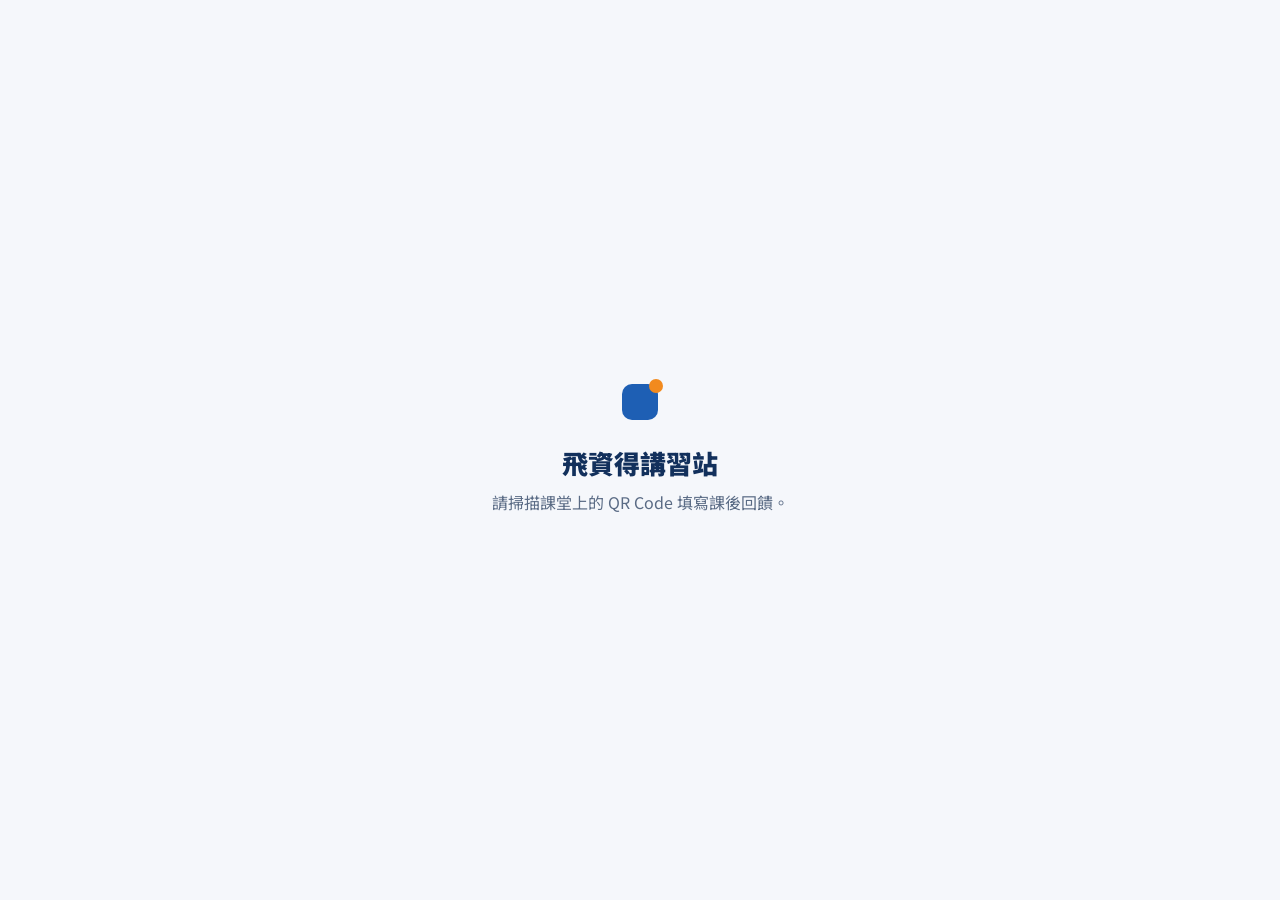
<file: index.html>
<!DOCTYPE html>
<html lang="zh-Hant">
<head>
  <meta charset="utf-8">
  <meta name="viewport" content="width=device-width, initial-scale=1">
  <title>飛資得講習站</title>
  <link rel="preconnect" href="https://fonts.googleapis.com">
  <link rel="preconnect" href="https://fonts.gstatic.com" crossorigin>
  <link href="https://fonts.googleapis.com/css2?family=Noto+Sans+TC:wght@400;500;700;900&family=Outfit:wght@500;700;800&display=swap" rel="stylesheet">
  <link rel="stylesheet" href="assets/base.css">
</head>
<body class="center-page">
  <main class="notice">
    <div class="brand-mark" aria-hidden="true"></div>
    <h1>飛資得講習站</h1>
    <p>請掃描課堂上的 QR Code 填寫課後回饋。</p>
  </main>
</body>
</html>
</file>
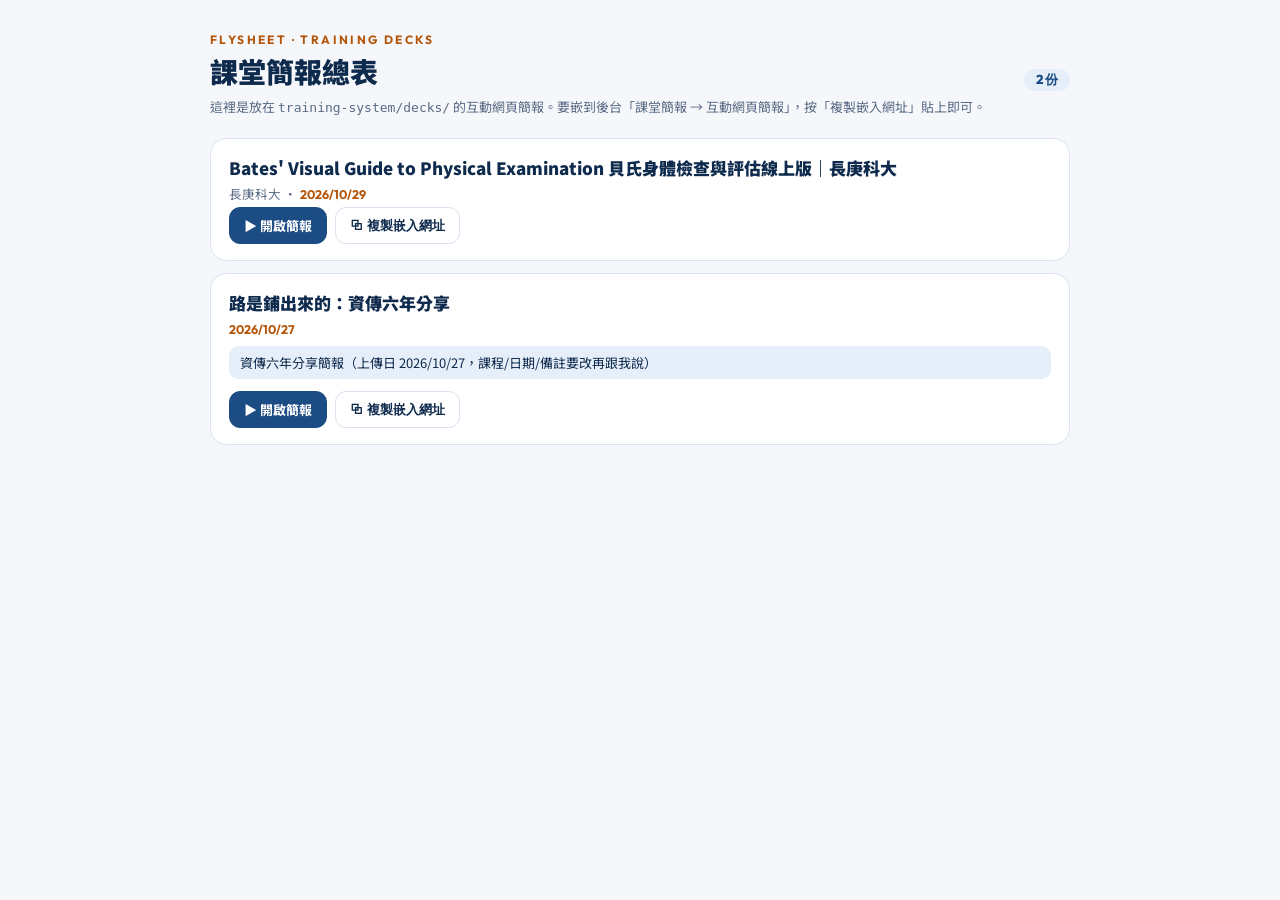
<file: decks/index.html>
<!doctype html>
<html lang="zh-TW">
<head>
<meta charset="utf-8">
<meta name="viewport" content="width=device-width, initial-scale=1">
<title>簡報總表｜飛資得講習站</title>
<link rel="icon" href="data:image/svg+xml,<svg xmlns='http://www.w3.org/2000/svg' viewBox='0 0 100 100'><text y='.9em' font-size='90'>🖥️</text></svg>">
<link href="https://fonts.googleapis.com/css2?family=Noto+Sans+TC:wght@400;500;700;900&family=Outfit:wght@600;800&display=swap" rel="stylesheet">
<style>
:root{--navy:#0E2A4C;--blue:#1C4C84;--soft:#E6EEF9;--ground:#F5F7FB;--surface:#fff;--line:#D9E2EF;--muted:#5A6B85;--orange:#F28A1E;--orange-ink:#B4560A;}
*{box-sizing:border-box;}
body{margin:0;font-family:"Noto Sans TC","PingFang TC",sans-serif;background:var(--ground);color:var(--navy);padding:32px 20px 60px;}
.wrap{max-width:860px;margin:0 auto;}
.top{display:flex;align-items:flex-end;justify-content:space-between;gap:12px;flex-wrap:wrap;margin-bottom:6px;}
h1{font-size:28px;font-weight:900;margin:0;}
.eyebrow{font-family:"Outfit",sans-serif;font-weight:700;font-size:12px;letter-spacing:.2em;color:var(--orange-ink);text-transform:uppercase;margin-bottom:4px;}
.sub{color:var(--muted);font-size:13px;margin:2px 0 22px;}
.cards{display:grid;gap:12px;}
.card{background:var(--surface);border:1px solid var(--line);border-radius:16px;padding:16px 18px;}
.card h2{font-size:17px;font-weight:900;margin:0 0 4px;}
.meta{font-size:12.5px;color:var(--muted);margin-bottom:4px;}
.meta b{font-family:"Outfit",sans-serif;color:var(--orange-ink);font-weight:700;}
.note{font-size:13px;color:var(--navy);background:var(--soft);border-radius:10px;padding:7px 11px;margin:8px 0 12px;}
.row{display:flex;gap:8px;flex-wrap:wrap;}
.btn{display:inline-flex;align-items:center;gap:6px;font-size:13px;font-weight:700;border-radius:11px;padding:8px 14px;cursor:pointer;border:1px solid var(--line);background:#fff;color:var(--navy);text-decoration:none;}
.btn:hover{background:var(--soft);}
.btn.primary{background:var(--blue);color:#fff;border-color:var(--blue);}
.btn.primary:hover{background:var(--navy);}
.empty{background:var(--surface);border:1px dashed var(--line);border-radius:16px;padding:40px 20px;text-align:center;color:var(--muted);}
.count{font-family:"Outfit",sans-serif;font-weight:800;color:var(--blue);background:var(--soft);border-radius:999px;padding:2px 12px;font-size:13px;}
.toast{position:fixed;left:50%;bottom:28px;transform:translateX(-50%);background:var(--navy);color:#fff;padding:9px 16px;border-radius:999px;font-size:13px;opacity:0;transition:opacity .2s;pointer-events:none;}
.toast.on{opacity:1;}
</style>
</head>
<body>
<div class="wrap">
  <div class="eyebrow">FLYSHEET · TRAINING DECKS</div>
  <div class="top"><h1>課堂簡報總表</h1><span class="count" id="count">—</span></div>
  <div class="sub">這裡是放在 <code>training-system/decks/</code> 的互動網頁簡報。要嵌到後台「課堂簡報 → 互動網頁簡報」，按「複製嵌入網址」貼上即可。</div>
  <div id="list" class="cards"></div>
</div>
<div class="toast" id="toast"></div>
<script>
var BASE = location.href.replace(/index\.html(\?.*)?$/,'').replace(/[^/]*$/,'');
if(!/\/$/.test(BASE)) BASE += '/';
function toast(t){var el=document.getElementById('toast');el.textContent=t;el.classList.add('on');setTimeout(function(){el.classList.remove('on');},1600);}
function esc(s){return String(s==null?'':s).replace(/[&<>"]/g,function(c){return{'&':'&amp;','<':'&lt;','>':'&gt;','"':'&quot;'}[c];});}
fetch('decks.json?t='+Date.now()).then(function(r){return r.json();}).then(function(d){
  var decks=(d&&d.decks)||[];
  document.getElementById('count').textContent=decks.length+' 份';
  var list=document.getElementById('list');
  if(!decks.length){ list.outerHTML='<div class="empty">還沒有簡報 🗂️<br><span style="font-size:12px;">把下載好的 HTML 交給 Claude，放上來後就會出現在這裡。</span></div>'; return; }
  decks.sort(function(a,b){return String(b.date||'').localeCompare(String(a.date||''));});
  list.innerHTML=decks.map(function(x){
    var url=BASE+x.file;
    return '<div class="card"><h2>'+esc(x.title||x.file)+'</h2>'+
      '<div class="meta">'+(x.course?esc(x.course)+' · ':'')+(x.date?'<b>'+esc(x.date)+'</b>':'')+'</div>'+
      (x.note?'<div class="note">'+esc(x.note)+'</div>':'')+
      '<div class="row"><a class="btn primary" href="'+esc(x.file)+'" target="_blank">▶ 開啟簡報</a>'+
      '<button class="btn" data-url="'+esc(url)+'">⧉ 複製嵌入網址</button></div></div>';
  }).join('');
  list.querySelectorAll('[data-url]').forEach(function(b){
    b.addEventListener('click',function(){
      var u=b.getAttribute('data-url');
      if(navigator.clipboard){navigator.clipboard.writeText(u).then(function(){toast('已複製：'+u);},function(){prompt('複製這個網址：',u);});}
      else prompt('複製這個網址：',u);
    });
  });
}).catch(function(){document.getElementById('list').innerHTML='<div class="empty">讀取簡報清單失敗，請重新整理。</div>';});
</script>
</body>
</html>
</file>
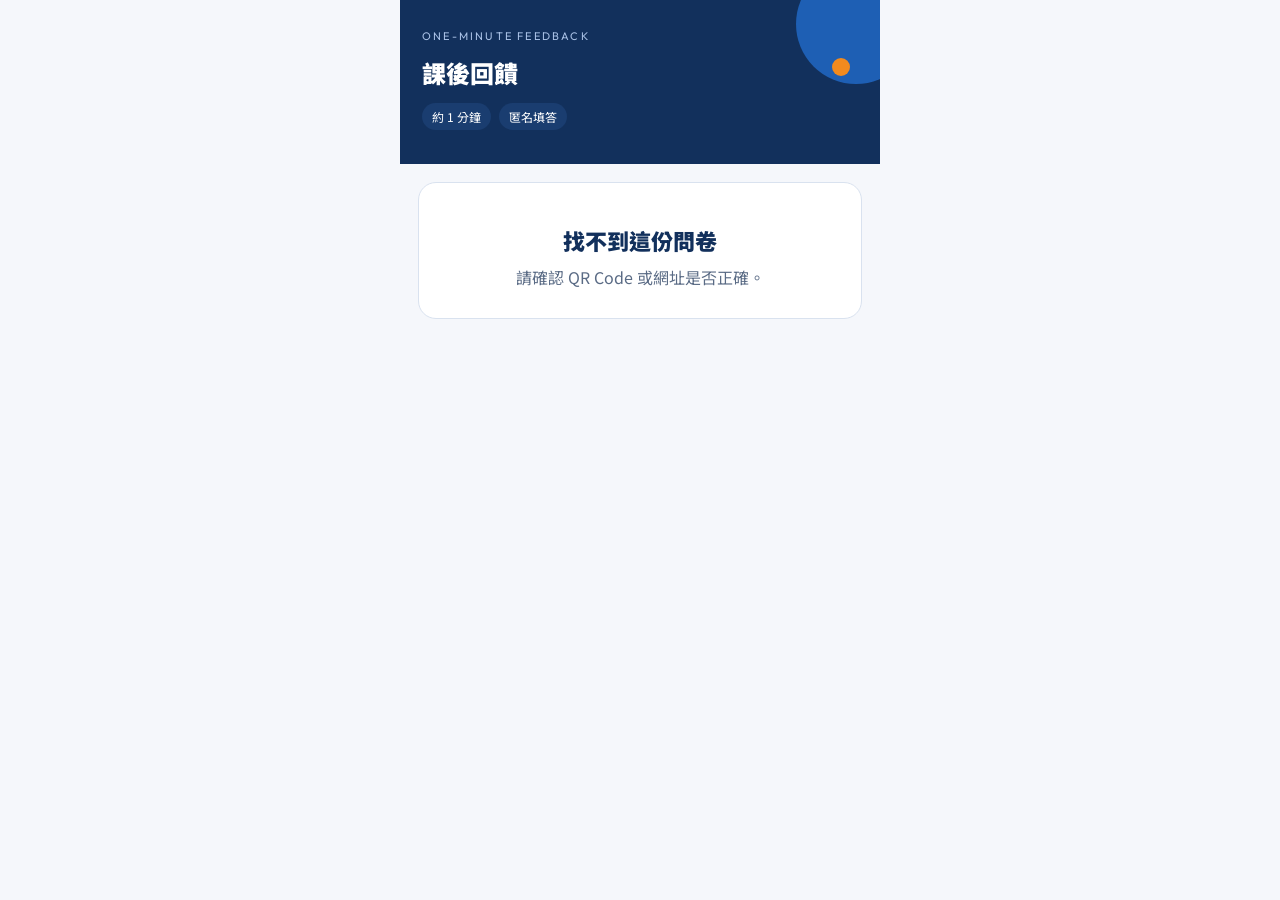
<file: s/index.html>
<!DOCTYPE html>
<html lang="zh-Hant">
<head>
  <meta charset="utf-8">
  <meta name="viewport" content="width=device-width, initial-scale=1, viewport-fit=cover">
  <meta name="robots" content="noindex">
  <title>課後回饋｜飛資得講習站</title>
  <link rel="preconnect" href="https://script.google.com">
  <link rel="preconnect" href="https://script.googleusercontent.com">
  <link rel="preconnect" href="https://fonts.googleapis.com">
  <link rel="preconnect" href="https://fonts.gstatic.com" crossorigin>
  <link href="https://fonts.googleapis.com/css2?family=Noto+Sans+TC:wght@400;500;700;900&family=Outfit:wght@500;700;800&display=swap" rel="stylesheet">
  <link rel="stylesheet" href="../assets/base.css">
  <link rel="stylesheet" href="../assets/form.css">
</head>
<body>
  <div class="wrap">
    <header class="top">
      <div class="eyebrow">ONE-MINUTE FEEDBACK</div>
      <h1 id="title">課後回饋</h1>
      <div class="meta" id="meta"></div>
      <div class="chips"><span>約 1 分鐘</span><span>匿名填答</span></div>
    </header>
    <main class="body" id="body" aria-live="polite">
      <div class="fine">載入中…</div>
    </main>
  </div>

  <script src="../config.js"></script>
  <script src="../assets/app.js"></script>
  <script src="../assets/form.js"></script>
  <script>
  (function () {
    'use strict';
    var h = TS.h;
    var setBusy = TS.setBusy;
    var checkMark = TS.checkMark;
    var code = TS.code();
    var body = document.getElementById('body');
    var survey = null;
    var form = null;
    var startedAt = 0;
    var saved = TS.store.get('done:' + code) || null;

    var CONSENT = '我同意提供姓名與 Email，僅用於本次抽獎與得獎聯繫，活動結束後 30 天內刪除。';
    var ERR = {
      NETWORK: '網路好像不太穩，請再按一次。',
      NOT_CONFIGURED: '網站還沒設定完成，請告訴講師。',
      NOT_FOUND: '請確認 QR Code 或網址是否正確。',
      TOO_FAST: '填得有點快，請再確認一下題目後送出。',
      CLOSED: '問卷已經截止了，謝謝你。',
      NOT_OPEN: '問卷還沒開放。',
      FULL: '這堂課的名額已滿，謝謝你。',
      REQUIRED: '還有必填題沒有填。',
      INVALID: '有題目的答案不正確，請重新選一次。',
      TOO_LONG: '文字最多 500 字。',
      BUSY: '現在填答的人很多，請再按一次。',
      DUPLICATE: '這個 Email 已經登記過這堂課的抽獎囉，不用再登記一次。',
      INVALID_EMAIL: 'Email 格式好像不對，請再確認一下。',
      INVALID_NAME: '姓名請填 1～30 個字。',
      CONSENT_REQUIRED: '請先勾選同意，才能登記抽獎。',
      BAD_TOKEN: '抽獎登記失敗，請重新整理後再試一次。',
      TOKEN_EXPIRED: '抽獎登記的時間已經過了。',
      TOKEN_USED: '這份問卷已經登記過抽獎了。',
      NO_RAFFLE: '這堂課的抽獎已經結束。',
      SERVER_ERROR: '系統出了點問題，請稍後再試。'
    };
    function errText(code) { return ERR[code] || ERR.SERVER_ERROR; }

    function setHeader(s) {
      document.getElementById('title').textContent = s.title || '課後回饋';
      document.getElementById('meta').textContent = [TS.formatDate(s.date), s.org_name].filter(Boolean).join('・');
      if (s.title) document.title = s.title + '｜課後回饋';
    }

    function state(title, text, extra) {
      TS.fill(body, h('div', { class: 'state' }, h('h2', { text: title }), text ? h('p', { text: text }) : null), extra || null);
    }

    function footNote() {
      return h('div', { class: 'fine', text: '問卷不蒐集姓名與 Email。送出後可另外登記抽獎，兩者分開保存。請勿填寫病患資料。' });
    }

    // ---------- 載入 ----------

    if (!/^\d{4}-\d{6}$/.test(code)) {
      state('找不到這份問卷', '請確認 QR Code 或網址是否正確。');
      return;
    }
    TS.api('getSurvey', { survey_code: code }).then(function (res) {
      if (!res.ok) {
        state(res.error === 'NOT_FOUND' ? '找不到這份問卷' : '暫時打不開問卷', errText(res.error),
          res.error === 'NETWORK' ? reloadBtn() : null);
        return;
      }
      survey = res;
      setHeader(res);
      if (saved && saved.submitted) return showThanks();
      if (res.status === 'draft') return state('問卷尚未開放', '講師開放後就能填答，請稍後再試一次。', reloadBtn());
      if (res.status === 'closed') return state('問卷已截止', '這堂課的回饋已經結束收件，謝謝你的參與！');
      renderForm();
    });

    function reloadBtn() {
      return h('button', { type: 'button', class: 'ghost', text: '重新整理', onclick: function () { location.reload(); } });
    }

    // ---------- 問卷 ----------

    var progressBar, progressText, submitBtn, errorBox;

    function renderForm() {
      progressBar = h('i');
      progressText = h('span');
      errorBox = h('div', { class: 'error', role: 'alert' });
      submitBtn = h('button', { type: 'submit', class: 'submit', text: '送出回饋 →' });
      var hp = h('input', { type: 'text', name: 'website', tabindex: '-1', autocomplete: 'off', id: 'website' });

      form = TS.questionForm(survey.questions, function () {
        errorBox.textContent = '';
        updateProgress();
      });
      var el = h('form', { novalidate: true, onsubmit: submit },
        h('div', { class: 'progress' }, h('div', { class: 'bar' }, progressBar), progressText),
        form.cards,
        h('div', { class: 'hp', 'aria-hidden': 'true' }, h('label', { for: 'website', text: '請勿填寫' }), hp),
        footNote(),
        errorBox,
        submitBtn);
      el.style.display = 'contents';
      TS.fill(body, el);
      updateProgress();
      startedAt = Date.now();
    }

    function updateProgress() {
      var req = survey.questions.filter(function (q) { return q.required; });
      var done = req.filter(form.filled).length;
      progressBar.style.width = (req.length ? done / req.length * 100 : 100) + '%';
      progressText.textContent = '完成 ' + done + ' / ' + req.length + ' 題必填';
    }

    function submit(e) {
      e.preventDefault();
      var missing = form.missing();
      if (missing.length) {
        missing.forEach(function (q) { document.getElementById('q-' + q.id).classList.add('missing'); });
        errorBox.textContent = '還有 ' + missing.length + ' 題必填沒有填。';
        document.getElementById('q-' + missing[0].id).scrollIntoView({ behavior: 'smooth', block: 'start' });
        return;
      }
      var clean = form.clean();
      setBusy(submitBtn, true);
      TS.api('submitResponse', {
        survey_code: code,
        answers: clean,
        elapsed: Math.round((Date.now() - startedAt) / 1000),
        website: document.getElementById('website').value
      }).then(function (res) {
        if (!res.ok) {
          setBusy(submitBtn, false, '送出回饋 →');
          if (res.error === 'CLOSED') return state('問卷已截止', '這堂課的回饋已經結束收件，謝謝你的參與！');
          errorBox.textContent = errText(res.error);
          if (res.field && document.getElementById('q-' + res.field)) {
            document.getElementById('q-' + res.field).classList.add('missing');
          }
          return;
        }
        saved = { submitted: true, token: res.raffle_token || null, registered: false, declined: false };
        TS.store.set('done:' + code, saved);
        showThanks(true);
      });
    }

    // ---------- 完成與抽獎 ----------

    function prizeBox() {
      return h('div', { class: 'prize' }, h('b', { text: '今天的課後小驚喜' }),
        h('ul', null, survey.prizes.map(function (p) { return h('li', { text: p.name + ' × ' + p.qty }); })));
    }

    function canRaffle() {
      return survey && survey.status === 'open' && survey.raffle_open && saved && saved.token && !saved.registered && !saved.declined;
    }

    function showThanks() {
      var head = h('div', { class: 'state' }, checkMark(), h('h2', { text: '謝謝，回饋已收到！' }),
        saved.registered ? h('p', { text: '你已經登記抽獎了，抽獎會在課堂上進行，祝你好運！' }) :
          canRaffle() ? h('p', { text: '完成問卷就可以參加課後抽獎。' }) : h('p', { text: '祝你有美好的一天。' }));
      if (!canRaffle()) return TS.fill(body, head);
      TS.fill(body, head, prizeBox(),
        h('button', { type: 'button', class: 'submit main', text: '我要參加抽獎', onclick: showRaffleForm }),
        h('button', { type: 'button', class: 'ghost', text: '不用了，完成填答', onclick: function () {
          saved.declined = true;
          TS.store.set('done:' + code, saved);
          showThanks();
        } }));
    }

    function showRaffleForm() {
      var name = h('input', { class: 'input', id: 'rName', maxlength: '30', autocomplete: 'name', required: true });
      var email = h('input', { class: 'input', id: 'rEmail', type: 'email', maxlength: '100', autocomplete: 'email', inputmode: 'email', required: true });
      var agree = h('input', { type: 'checkbox', id: 'rAgree' });
      var err = h('div', { class: 'error', role: 'alert' });
      var btn = h('button', { type: 'submit', class: 'submit main', text: '確認登記' });

      var form = h('form', { novalidate: true, onsubmit: function (e) {
        e.preventDefault();
        if (!name.value.trim()) { err.textContent = '請填姓名。'; name.focus(); return; }
        if (!/^[^\s@]+@[^\s@]+\.[^\s@]{2,}$/.test(email.value.trim())) { err.textContent = ERR.INVALID_EMAIL; email.focus(); return; }
        if (!agree.checked) { err.textContent = ERR.CONSENT_REQUIRED; return; }
        err.textContent = '';
        setBusy(btn, true);
        TS.api('registerRaffle', {
          survey_code: code, name: name.value.trim(), email: email.value.trim(), consent: true, raffle_token: saved.token
        }).then(function (res) {
          setBusy(btn, false, '確認登記');
          if (!res.ok) {
            err.textContent = errText(res.error);
            if (['TOKEN_USED', 'TOKEN_EXPIRED', 'NO_RAFFLE', 'CLOSED'].indexOf(res.error) >= 0) {
              saved.declined = true;
              TS.store.set('done:' + code, saved);
            }
            return;
          }
          saved.registered = true;
          TS.store.set('done:' + code, saved);
          TS.fill(body, h('div', { class: 'state' }, checkMark(), h('h2', { text: '登記完成！' }),
            h('p', { text: '抽獎會在課堂上進行，投影畫面只會顯示遮罩後的姓名與 Email。祝你好運！' })));
        });
      } },
        h('div', { class: 'q' },
          h('div', { class: 'q-label', style: 'margin-top:0', text: '登記抽獎' }),
          h('div', { class: 'fine', style: 'margin:-8px 0 14px', text: '姓名與 Email 和剛才的問卷分開保存，講師無法對應是誰填了哪一份。' }),
          h('div', { style: 'display:flex;flex-direction:column;gap:14px' },
            h('label', { class: 'field', for: 'rName' }, '姓名', name),
            h('label', { class: 'field', for: 'rEmail' }, 'Email（得獎聯繫用）', email),
            h('label', { class: 'consent', for: 'rAgree' }, agree, h('span', { text: CONSENT })))),
        err, btn,
        h('button', { type: 'button', class: 'ghost', text: '返回', onclick: showThanks }));
      form.style.display = 'contents';
      TS.fill(body, prizeBox(), form);
      name.focus();
    }
  })();
  </script>
</body>
</html>
</file>
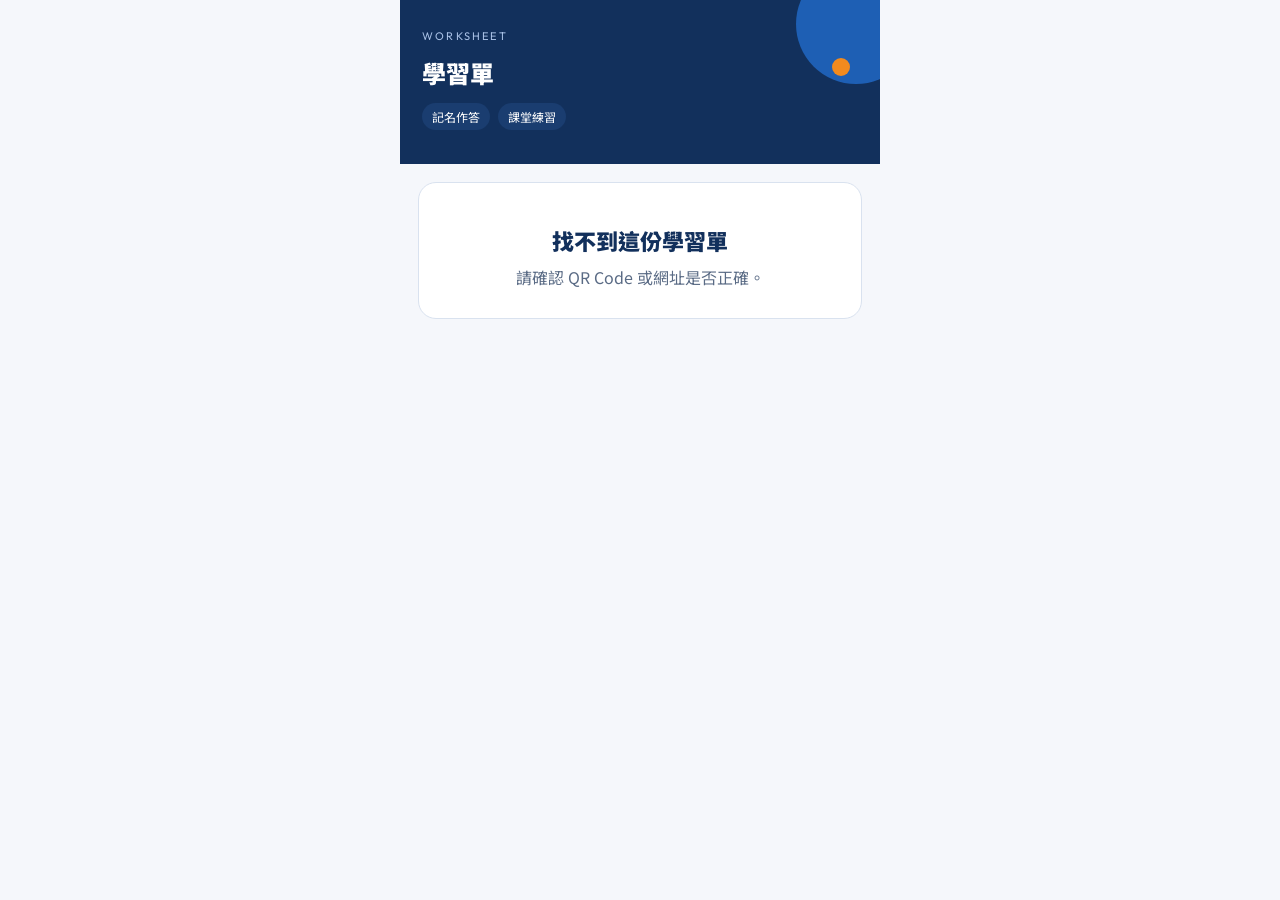
<file: w/index.html>
<!DOCTYPE html>
<html lang="zh-Hant">
<head>
  <meta charset="utf-8">
  <meta name="viewport" content="width=device-width, initial-scale=1, viewport-fit=cover">
  <meta name="robots" content="noindex">
  <title>學習單｜飛資得講習站</title>
  <link rel="preconnect" href="https://script.google.com">
  <link rel="preconnect" href="https://script.googleusercontent.com">
  <link rel="preconnect" href="https://fonts.googleapis.com">
  <link rel="preconnect" href="https://fonts.gstatic.com" crossorigin>
  <link href="https://fonts.googleapis.com/css2?family=Noto+Sans+TC:wght@400;500;700;900&family=Outfit:wght@500;700;800&display=swap" rel="stylesheet">
  <link rel="stylesheet" href="../assets/base.css">
  <link rel="stylesheet" href="../assets/form.css">
  <style>
    .intro { background: #fff; border: 1px solid var(--line); border-radius: 18px; padding: 16px 18px; white-space: pre-wrap; line-height: 1.7; }
    .who { display: flex; flex-direction: column; gap: 14px; }
  </style>
</head>
<body>
  <div class="wrap">
    <header class="top">
      <div class="eyebrow">WORKSHEET</div>
      <h1 id="title">學習單</h1>
      <div class="meta" id="meta"></div>
      <div class="chips"><span>記名作答</span><span>課堂練習</span></div>
    </header>
    <main class="body" id="body" aria-live="polite">
      <div class="fine">載入中…</div>
    </main>
  </div>

  <script src="../config.js"></script>
  <script src="../assets/app.js"></script>
  <script src="../assets/form.js"></script>
  <script>
  (function () {
    'use strict';
    var h = TS.h;
    var code = TS.code().toUpperCase();
    var body = document.getElementById('body');
    var ws = null;
    var form = null;
    var startedAt = 0;
    var CONSENT = '我同意提供姓名與 Email，用於本次學習單紀錄與抽獎聯繫，活動結束後 30 天內刪除。';
    var ERR = {
      NETWORK: '網路好像不太穩，請再按一次。',
      NOT_CONFIGURED: '網站還沒設定完成，請告訴講師。',
      NOT_FOUND: '請確認 QR Code 或網址是否正確。',
      TOO_FAST: '寫得有點快，請再確認一下題目後送出。',
      CLOSED: '這份學習單已經停止作答了，謝謝你。',
      NOT_OPEN: '這份學習單還沒開放作答。',
      FULL: '這堂課的作答人數已滿，謝謝你。',
      REQUIRED: '還有必填題沒有填。',
      INVALID: '有題目的答案不正確，請重新選一次。',
      TOO_LONG: '文字最多 500 字。',
      BUSY: '現在作答的人很多，請再按一次。',
      DUPLICATE: '這個 Email 已經交過這份學習單了，不用再交一次。',
      INVALID_EMAIL: 'Email 格式好像不對，請再確認一下。',
      INVALID_NAME: '姓名請填 1～30 個字。',
      CONSENT_REQUIRED: '請先勾選同意，才能送出。',
      SERVER_ERROR: '系統出了點問題，請稍後再試。'
    };
    function errText(c) { return ERR[c] || ERR.SERVER_ERROR; }

    function state(title, text, extra) {
      TS.fill(body, h('div', { class: 'state' }, h('h2', { text: title }), text ? h('p', { text: text }) : null), extra || null);
    }
    function reloadBtn() {
      return h('button', { type: 'button', class: 'ghost', text: '重新整理', onclick: function () { location.reload(); } });
    }
    /** 同一台裝置交過這份學習單（同一堂課）就記起來，重新整理不會再出現表單 */
    function doneKey() { return 'ws:' + code + ':' + (ws.course_date || '') + ':' + (ws.course_title || ''); }

    if (!/^W\d{6}$/.test(code)) {
      state('找不到這份學習單', '請確認 QR Code 或網址是否正確。');
      return;
    }
    TS.api('getWorksheet', { code: code }).then(function (res) {
      if (!res.ok) {
        state(res.error === 'NOT_FOUND' ? '找不到這份學習單' : '暫時打不開學習單', errText(res.error),
          res.error === 'NETWORK' ? reloadBtn() : null);
        return;
      }
      ws = res;
      document.getElementById('title').textContent = res.title;
      document.getElementById('meta').textContent = [TS.formatDate(res.course_date), res.course_title].filter(Boolean).join('・');
      if (res.expired) return state('學習單已截止', '作答期限是 ' + dueText(res.due_at) + '，已經停止收件，謝謝你。');
      document.title = res.title + '｜學習單';
      if (res.state === 'no_course') return state('學習單還沒開放', '講師開放後就能作答，請稍後再試一次。', reloadBtn());
      if (res.state === 'closed') return state('學習單已停止作答', '這份學習單目前沒有開放作答，謝謝你的參與！');
      if (res.due_at) document.getElementById('meta').textContent += '・作答期限 ' + dueText(res.due_at);
      if (TS.store.get(doneKey())) return showDone(true);
      renderForm();
    });

    /** 2026-11-06 23:59 → 11/6（五）23:59 */
    function dueText(d) {
      var p = String(d || '').match(/^(\d{4})-(\d{2})-(\d{2}) (\d{2}:\d{2})/);
      if (!p) return d;
      var day = '日一二三四五六'.charAt(new Date(+p[1], +p[2] - 1, +p[3]).getDay());
      return +p[2] + '/' + +p[3] + '（' + day + '）' + p[4];
    }

    function renderForm() {
      var progressBar = h('i');
      var progressText = h('span');
      var errorBox = h('div', { class: 'error', role: 'alert' });
      var submitBtn = h('button', { type: 'submit', class: 'submit', text: '送出學習單 →' });
      var hp = h('input', { type: 'text', name: 'website', tabindex: '-1', autocomplete: 'off', id: 'website' });
      var name = h('input', { class: 'input', id: 'wName', maxlength: '30', autocomplete: 'name' });
      var email = h('input', { class: 'input', id: 'wEmail', type: 'email', maxlength: '100', autocomplete: 'email', inputmode: 'email' });
      var agree = h('input', { type: 'checkbox', id: 'wAgree' });

      function updateProgress() {
        var req = ws.questions.filter(function (q) { return q.required; });
        var done = req.filter(form.filled).length;
        progressBar.style.width = (req.length ? done / req.length * 100 : 100) + '%';
        progressText.textContent = '完成 ' + done + ' / ' + req.length + ' 題必填';
      }
      form = TS.questionForm(ws.questions, function () {
        errorBox.textContent = '';
        updateProgress();
      }, '請在這裡作答');

      var who = h('div', { class: 'q who', id: 'who' },
        h('div', { class: 'q-tag req', text: '作答者' }),
        h('label', { class: 'field', for: 'wName' }, '姓名', name),
        h('label', { class: 'field', for: 'wEmail' }, 'Email', email),
        h('label', { class: 'consent', for: 'wAgree' }, agree, h('span', { text: CONSENT })));

      var el = h('form', { novalidate: true, onsubmit: function (e) {
        e.preventDefault();
        if (!name.value.trim()) return stop('請填姓名。', name);
        if (!/^[^\s@]+@[^\s@]+\.[^\s@]{2,}$/.test(email.value.trim())) return stop(ERR.INVALID_EMAIL, email);
        if (!agree.checked) return stop(ERR.CONSENT_REQUIRED, agree);
        var missing = form.missing();
        if (missing.length) {
          missing.forEach(function (q) { document.getElementById('q-' + q.id).classList.add('missing'); });
          errorBox.textContent = '還有 ' + missing.length + ' 題必填沒有填。';
          document.getElementById('q-' + missing[0].id).scrollIntoView({ behavior: 'smooth', block: 'start' });
          return;
        }
        TS.setBusy(submitBtn, true);
        TS.api('submitWorksheet', {
          code: code, name: name.value.trim(), email: email.value.trim(), consent: true,
          answers: form.clean(), elapsed: Math.round((Date.now() - startedAt) / 1000), website: hp.value
        }).then(function (res) {
          TS.setBusy(submitBtn, false, '送出學習單 →');
          if (!res.ok) {
            if (res.error === 'CLOSED') return state('學習單已停止作答', errText('CLOSED'));
            errorBox.textContent = errText(res.error);
            if (res.field && document.getElementById('q-' + res.field)) document.getElementById('q-' + res.field).classList.add('missing');
            return;
          }
          TS.store.set(doneKey(), true);
          showDone(false);
        });
        function stop(msg, input) {
          errorBox.textContent = msg;
          document.getElementById('who').classList.add('missing');
          input.focus();
        }
      } },
        ws.intro ? h('div', { class: 'intro', text: ws.intro }) : null,
        who,
        h('div', { class: 'progress' }, h('div', { class: 'bar' }, progressBar), progressText),
        form.cards,
        h('div', { class: 'hp', 'aria-hidden': 'true' }, h('label', { for: 'website', text: '請勿填寫' }), hp),
        h('div', { class: 'fine', text: '你的姓名、Email 與作答只有講師看得到，課程結束 30 天內會刪除姓名與 Email。請勿填寫病患資料。' }),
        errorBox,
        submitBtn);
      el.style.display = 'contents';
      [name, email].forEach(function (i) { i.addEventListener('input', function () { document.getElementById('who').classList.remove('missing'); }); });
      TS.fill(body, el);
      updateProgress();
      startedAt = Date.now();
    }

    function showDone(before) {
      TS.fill(body, h('div', { class: 'state' }, TS.checkMark(),
        h('h2', { text: before ? '你已經交過這份學習單了' : '已送出，謝謝！' }),
        h('p', { text: '講師會在課堂上看到大家的回答。如果這堂課有抽獎，你的作答也會算一次機會。' })),
        before ? h('button', { type: 'button', class: 'ghost', text: '換一個人作答', onclick: function () {
          TS.store.set(doneKey(), null);
          renderForm();
        } }) : null);
    }
  })();
  </script>
</body>
</html>
</file>
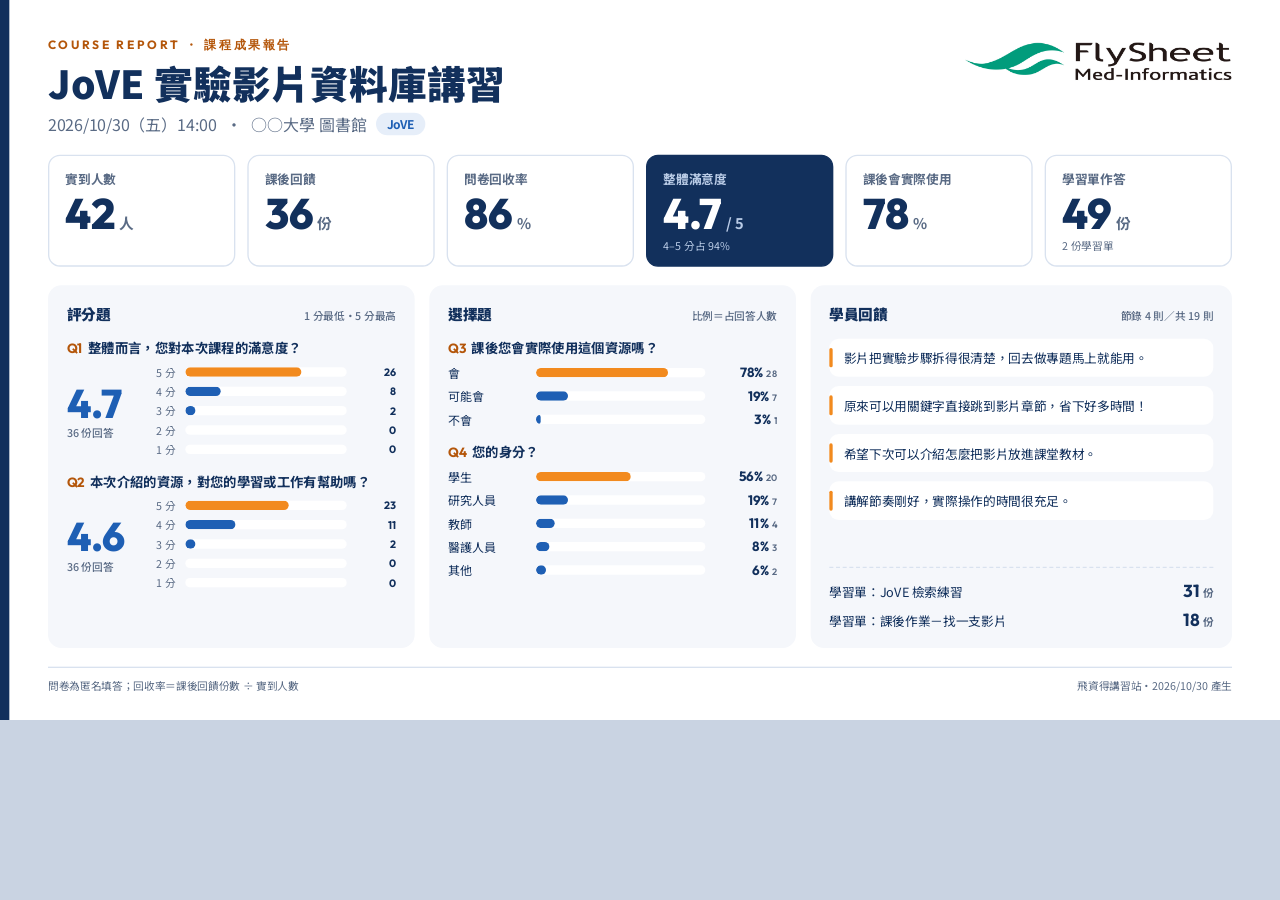
<file: docs/mockups/course-report-mockup.html>
<!doctype html>
<html lang="zh-TW">
<head>
<meta charset="utf-8">
<meta name="viewport" content="width=device-width, initial-scale=1">
<title>課程成果報告｜版型示意</title>
<link href="https://fonts.googleapis.com/css2?family=Noto+Sans+TC:wght@400;500;700;900&family=Outfit:wght@600;700;800&display=swap" rel="stylesheet">
<style>
/* 版型示意：資料是假的。實際報告在後台由課程資料產生，輸出 1920×1080 PNG */
:root { --navy:#12305C; --blue:#1E5FB4; --soft:#E6EEF9; --ground:#F5F7FB; --line:#D9E2EF; --muted:#5A6B85; --orange:#F28A1E; --orange-ink:#B4560A; --green:#0A9E7C; }
* { box-sizing: border-box; }
body { margin: 0; background: #C9D3E2; font-family: "Noto Sans TC", "PingFang TC", sans-serif; color: var(--navy); }
.stage { width: 1920px; height: 1080px; transform-origin: 0 0; }
.slide { width: 1920px; height: 1080px; background: #fff; padding: 56px 72px 40px; display: grid; grid-template-rows: auto auto 1fr auto; gap: 28px; position: relative; overflow: hidden; }
.slide::before { content: ""; position: absolute; left: 0; top: 0; bottom: 0; width: 14px; background: var(--navy); }

.head { display: flex; justify-content: space-between; align-items: flex-start; gap: 40px; }
.eyebrow { font-family: Outfit, sans-serif; font-weight: 700; font-size: 18px; letter-spacing: .22em; color: var(--orange-ink); margin-bottom: 10px; }
h1 { margin: 0; font-size: 58px; font-weight: 900; line-height: 1.15; letter-spacing: .01em; }
.meta { margin-top: 12px; font-size: 24px; color: var(--muted); display: flex; gap: 14px; align-items: center; flex-wrap: wrap; }
.tag { font-size: 18px; font-weight: 700; color: var(--blue); background: var(--soft); border-radius: 999px; padding: 4px 16px; }
.logo { width: 400px; margin-top: 8px; flex: none; }

.kpis { display: grid; grid-template-columns: repeat(6, 1fr); gap: 18px; }
.kpi { border: 2px solid var(--line); border-radius: 18px; padding: 20px 24px 18px; }
.kpi.hero { background: var(--navy); border-color: var(--navy); color: #fff; }
.kpi .label { font-size: 19px; font-weight: 700; color: var(--muted); }
.kpi.hero .label { color: #B9CBE6; }
.kpi .value { font-family: Outfit, sans-serif; font-weight: 800; font-size: 64px; line-height: 1.05; margin-top: 6px; }
.kpi .value small { font-family: "Noto Sans TC", sans-serif; font-size: 22px; font-weight: 700; margin-left: 6px; color: var(--muted); }
.kpi.hero .value small { color: #B9CBE6; }
.kpi .sub { font-size: 16px; color: var(--muted); margin-top: 2px; }
.kpi.hero .sub { color: #B9CBE6; }

.body { display: grid; grid-template-columns: 1fr 1fr 1.15fr; gap: 22px; min-height: 0; }
.card { background: var(--ground); border-radius: 20px; padding: 26px 28px; display: flex; flex-direction: column; gap: 22px; min-height: 0; }
.card h2 { margin: 0; font-size: 22px; font-weight: 900; display: flex; justify-content: space-between; align-items: baseline; }
.card h2 span { font-size: 16px; font-weight: 500; color: var(--muted); }
.q-label { font-size: 20px; font-weight: 700; line-height: 1.35; margin-bottom: 10px; }
.q-label b { font-family: Outfit, sans-serif; color: var(--orange-ink); margin-right: 8px; }

.rating { display: grid; grid-template-columns: 116px 1fr; gap: 18px; align-items: center; }
.avg { font-family: Outfit, sans-serif; font-weight: 800; font-size: 60px; line-height: 1; color: var(--blue); }
.avg small { display: block; font-family: "Noto Sans TC", sans-serif; font-size: 16px; font-weight: 500; color: var(--muted); margin-top: 6px; }
.dist { display: grid; gap: 5px; }
.dist-row { display: grid; grid-template-columns: 34px 1fr 64px; align-items: center; gap: 10px; font-size: 16px; color: var(--muted); }
.dist-row .n { text-align: right; font-family: Outfit, sans-serif; font-weight: 700; color: var(--navy); }

.bar { height: 14px; background: #fff; border-radius: 999px; overflow: hidden; }
.bar i { display: block; height: 100%; background: var(--blue); border-radius: 999px; }
.bar.top i { background: var(--orange); }

.opts { display: grid; gap: 9px; }
.opt { display: grid; grid-template-columns: 120px 1fr 96px; align-items: center; gap: 12px; font-size: 18px; }
.opt .pct { text-align: right; font-family: Outfit, sans-serif; font-weight: 700; font-size: 20px; }
.opt .pct small { font-size: 14px; color: var(--muted); font-weight: 600; margin-left: 4px; }

.quotes { display: grid; gap: 14px; }
.quote { background: #fff; border-radius: 14px; padding: 14px 18px 14px 22px; font-size: 19px; line-height: 1.55; position: relative; }
.quote::before { content: ""; position: absolute; left: 0; top: 14px; bottom: 14px; width: 5px; border-radius: 3px; background: var(--orange); }
.ws { border-top: 2px dashed var(--line); padding-top: 18px; display: grid; gap: 10px; margin-top: auto; }
.ws-row { display: flex; justify-content: space-between; align-items: baseline; font-size: 19px; }
.ws-row b { font-family: Outfit, sans-serif; font-size: 26px; }
.ws-row b small { font-family: "Noto Sans TC", sans-serif; font-size: 16px; color: var(--muted); margin-left: 4px; }

.foot { display: flex; justify-content: space-between; font-size: 16px; color: var(--muted); border-top: 2px solid var(--line); padding-top: 14px; }
</style>
</head>
<body>
<div class="stage" id="stage">
<div class="slide">

  <div class="head">
    <div>
      <div class="eyebrow">COURSE REPORT ・ 課程成果報告</div>
      <h1>JoVE 實驗影片資料庫講習</h1>
      <div class="meta">
        <span>2026/10/30（五）14:00</span><span>·</span><span>○○大學 圖書館</span>
        <span class="tag">JoVE</span>
      </div>
    </div>
    <img class="logo" src="../../assets/flysheet-logo.jpg" alt="FlySheet Med-Informatics">
  </div>

  <div class="kpis">
    <div class="kpi"><div class="label">實到人數</div><div class="value">42<small>人</small></div></div>
    <div class="kpi"><div class="label">課後回饋</div><div class="value">36<small>份</small></div></div>
    <div class="kpi"><div class="label">問卷回收率</div><div class="value">86<small>%</small></div></div>
    <div class="kpi hero"><div class="label">整體滿意度</div><div class="value">4.7<small>/ 5</small></div><div class="sub">4–5 分占 94%</div></div>
    <div class="kpi"><div class="label">課後會實際使用</div><div class="value">78<small>%</small></div></div>
    <div class="kpi"><div class="label">學習單作答</div><div class="value">49<small>份</small></div><div class="sub">2 份學習單</div></div>
  </div>

  <div class="body">
    <div class="card">
      <h2>評分題 <span>1 分最低・5 分最高</span></h2>
      <div>
        <div class="q-label"><b>Q1</b>整體而言，您對本次課程的滿意度？</div>
        <div class="rating">
          <div class="avg">4.7<small>36 份回答</small></div>
          <div class="dist">
            <div class="dist-row"><span>5 分</span><div class="bar top"><i style="width:72%"></i></div><span class="n">26</span></div>
            <div class="dist-row"><span>4 分</span><div class="bar"><i style="width:22%"></i></div><span class="n">8</span></div>
            <div class="dist-row"><span>3 分</span><div class="bar"><i style="width:6%"></i></div><span class="n">2</span></div>
            <div class="dist-row"><span>2 分</span><div class="bar"><i style="width:0"></i></div><span class="n">0</span></div>
            <div class="dist-row"><span>1 分</span><div class="bar"><i style="width:0"></i></div><span class="n">0</span></div>
          </div>
        </div>
      </div>
      <div>
        <div class="q-label"><b>Q2</b>本次介紹的資源，對您的學習或工作有幫助嗎？</div>
        <div class="rating">
          <div class="avg">4.6<small>36 份回答</small></div>
          <div class="dist">
            <div class="dist-row"><span>5 分</span><div class="bar top"><i style="width:64%"></i></div><span class="n">23</span></div>
            <div class="dist-row"><span>4 分</span><div class="bar"><i style="width:31%"></i></div><span class="n">11</span></div>
            <div class="dist-row"><span>3 分</span><div class="bar"><i style="width:6%"></i></div><span class="n">2</span></div>
            <div class="dist-row"><span>2 分</span><div class="bar"><i style="width:0"></i></div><span class="n">0</span></div>
            <div class="dist-row"><span>1 分</span><div class="bar"><i style="width:0"></i></div><span class="n">0</span></div>
          </div>
        </div>
      </div>
    </div>

    <div class="card">
      <h2>選擇題 <span>比例＝占回答人數</span></h2>
      <div>
        <div class="q-label"><b>Q3</b>課後您會實際使用這個資源嗎？</div>
        <div class="opts">
          <div class="opt"><span>會</span><div class="bar top"><i style="width:78%"></i></div><span class="pct">78%<small>28</small></span></div>
          <div class="opt"><span>可能會</span><div class="bar"><i style="width:19%"></i></div><span class="pct">19%<small>7</small></span></div>
          <div class="opt"><span>不會</span><div class="bar"><i style="width:3%"></i></div><span class="pct">3%<small>1</small></span></div>
        </div>
      </div>
      <div>
        <div class="q-label"><b>Q4</b>您的身分？</div>
        <div class="opts">
          <div class="opt"><span>學生</span><div class="bar top"><i style="width:56%"></i></div><span class="pct">56%<small>20</small></span></div>
          <div class="opt"><span>研究人員</span><div class="bar"><i style="width:19%"></i></div><span class="pct">19%<small>7</small></span></div>
          <div class="opt"><span>教師</span><div class="bar"><i style="width:11%"></i></div><span class="pct">11%<small>4</small></span></div>
          <div class="opt"><span>醫護人員</span><div class="bar"><i style="width:8%"></i></div><span class="pct">8%<small>3</small></span></div>
          <div class="opt"><span>其他</span><div class="bar"><i style="width:6%"></i></div><span class="pct">6%<small>2</small></span></div>
        </div>
      </div>
    </div>

    <div class="card">
      <h2>學員回饋 <span>節錄 4 則／共 19 則</span></h2>
      <div class="quotes">
        <div class="quote">影片把實驗步驟拆得很清楚，回去做專題馬上就能用。</div>
        <div class="quote">原來可以用關鍵字直接跳到影片章節，省下好多時間！</div>
        <div class="quote">希望下次可以介紹怎麼把影片放進課堂教材。</div>
        <div class="quote">講解節奏剛好，實際操作的時間很充足。</div>
      </div>
      <div class="ws">
        <div class="ws-row"><span>學習單：JoVE 檢索練習</span><b>31<small>份</small></b></div>
        <div class="ws-row"><span>學習單：課後作業－找一支影片</span><b>18<small>份</small></b></div>
      </div>
    </div>
  </div>

  <div class="foot">
    <span>問卷為匿名填答；回收率＝課後回饋份數 ÷ 實到人數</span>
    <span>飛資得講習站・2026/10/30 產生</span>
  </div>

</div>
</div>
<script>
// 示意頁：依視窗寬度縮放整張 1920×1080
function fit() { var s = Math.min(1, window.innerWidth / 1920); document.getElementById('stage').style.transform = 'scale(' + s + ')'; document.body.style.height = 1080 * s + 'px'; }
window.addEventListener('resize', fit); fit();
</script>
</body>
</html>
</file>
<file: assets/base.css>
:root {
  --navy: #12305C;
  --navy-2: #1A3D70;
  --blue: #1E5FB4;
  --blue-soft: #E6EEF9;
  --ground: #F5F7FB;
  --line: #D9E2EF;
  --muted: #5A6B85;
  --orange: #F28A1E;
  --orange-deep: #C86A0E;
  --orange-ink: #B4560A;
  --orange-soft: #FFF8F0;
  --orange-line: #F6D3AE;
  --danger: #B42318;
  --font: "Noto Sans TC", system-ui, -apple-system, "PingFang TC", sans-serif;
  --num: "Outfit", "Noto Sans TC", sans-serif;
}
* { box-sizing: border-box; }
html, body { margin: 0; background: var(--ground); color: var(--navy); font: 16px/1.6 var(--font); }
button, input, textarea { font: inherit; color: inherit; }
a { color: var(--blue); }
[hidden] { display: none !important; }
.num { font-family: var(--num); }
:focus-visible { outline: 2px solid var(--blue); outline-offset: 2px; }

.brand-mark { position: relative; width: 36px; height: 36px; border-radius: 10px; background: var(--blue); flex: none; }
.brand-mark::after { content: ""; position: absolute; right: -5px; top: -5px; width: 14px; height: 14px; border-radius: 50%; background: var(--orange); }

.btn { display: inline-flex; align-items: center; justify-content: center; gap: 6px; min-height: 44px; padding: 0 18px;
  border-radius: 12px; border: 1px solid var(--line); background: #fff; color: var(--navy); font-weight: 700;
  cursor: pointer; text-decoration: none; transition: transform .12s, box-shadow .12s; white-space: nowrap; }
.btn:disabled { opacity: .5; cursor: not-allowed; }
.btn-navy { background: var(--navy); border-color: var(--navy); color: #fff; }

.center-page { min-height: 100vh; display: flex; align-items: center; justify-content: center; padding: 24px 16px; }
.notice { text-align: center; max-width: 420px; display: flex; flex-direction: column; align-items: center; gap: 6px; }
.notice h1 { margin: 16px 0 0; font-size: 26px; font-weight: 900; }
.notice p { margin: 0; color: var(--muted); }

@media (prefers-reduced-motion: reduce) {
  *, *::before, *::after { animation-duration: .001s !important; animation-iteration-count: 1 !important; transition-duration: .001s !important; }
}
</file>
<file: assets/form.css>
/* 學員端表單頁共用樣式（課後問卷、學習單） */
body { background: var(--ground); }
.wrap { max-width: 480px; margin: 0 auto; min-height: 100vh; background: var(--ground); }

.top { position: relative; overflow: hidden; background: var(--navy); color: #fff; padding: 28px 22px 34px; }
.top::before { content: ""; position: absolute; right: -36px; top: -36px; width: 120px; height: 120px; border-radius: 50%; background: var(--blue); }
.top::after { content: ""; position: absolute; right: 30px; top: 58px; width: 18px; height: 18px; border-radius: 50%; background: var(--orange); }
.top > * { position: relative; z-index: 1; }
.eyebrow { font-family: var(--num); font-size: 11px; letter-spacing: .2em; color: #A9C1E6; }
.top h1 { margin: 10px 56px 6px 0; font-size: 24px; font-weight: 900; line-height: 1.4; }
.top .meta { font-size: 13px; color: #D6E3F5; }
.chips { display: flex; gap: 8px; margin-top: 14px; flex-wrap: wrap; }
.chips span { font-size: 12px; background: var(--navy-2); border-radius: 99px; padding: 4px 10px; }

.body { padding: 18px 18px 40px; display: flex; flex-direction: column; gap: 14px; }
.progress { display: flex; align-items: center; gap: 10px; font-size: 13px; color: var(--muted); }
.bar { flex: 1; height: 6px; border-radius: 99px; background: var(--line); overflow: hidden; }
.bar i { display: block; height: 100%; width: 0; background: var(--orange); border-radius: 99px; transition: width .3s; }

.q { background: #fff; border-radius: 18px; padding: 18px; border: 1px solid var(--line); scroll-margin-top: 16px; }
.q.missing { border-color: var(--orange); }
.q-tag { font-size: 12px; font-weight: 700; color: var(--muted); }
.q-tag.req { color: var(--orange-ink); }
.q-label { display: block; font-size: 16px; font-weight: 700; margin: 6px 0 14px; line-height: 1.5; }

.rating { display: flex; justify-content: space-between; gap: 8px; }
.rating button { flex: 1; max-width: 58px; aspect-ratio: 1; min-height: 48px; border-radius: 16px; border: 1px solid var(--line);
  background: var(--ground); font-family: var(--num); font-weight: 700; font-size: 20px; cursor: pointer;
  transition: transform .18s cubic-bezier(.3, 1.6, .5, 1), background .12s; }
.rating button[aria-checked="true"] { background: var(--orange); border-color: var(--orange); font-weight: 800;
  transform: translateY(-3px); box-shadow: 0 6px 0 var(--orange-deep); }
.ends { display: flex; justify-content: space-between; gap: 12px; font-size: 12px; color: var(--muted); margin-top: 10px; }

.choices { display: flex; flex-direction: column; gap: 8px; }
.choices.two { flex-direction: row; }
.choices.two button { flex: 1; justify-content: center; }
.choice { display: flex; align-items: center; gap: 10px; min-height: 48px; border-radius: 14px; border: 1px solid var(--line);
  background: #fff; text-align: left; padding: 10px 16px; cursor: pointer; line-height: 1.4; }
.choice::before { content: ""; flex: none; width: 16px; height: 16px; border-radius: 50%; border: 2px solid var(--muted); }
.choice.box::before { border-radius: 5px; }
.choice[aria-checked="true"] { border: 2px solid var(--blue); background: var(--blue-soft); font-weight: 700; padding: 9px 15px; }
.choice[aria-checked="true"]::before { border-color: var(--navy); background: var(--navy); box-shadow: inset 0 0 0 3px var(--blue-soft); }
.choices.two .choice::before { display: none; }

/* 排序題 */
.rank { list-style: none; margin: 0; padding: 0; display: flex; flex-direction: column; gap: 8px; }
.rank-item { display: flex; align-items: center; gap: 4px; min-height: 52px; border-radius: 14px; border: 1px solid var(--line); background: #fff;
  padding: 4px 4px 4px 0; transition: transform .18s ease; }
.rank.dragging .rank-item { user-select: none; -webkit-user-select: none; }
.rank-item.lift { position: relative; z-index: 2; transition: none; border: 2px solid var(--blue); background: var(--blue-soft); padding: 3px 3px 3px 0;
  box-shadow: 0 10px 24px rgba(16, 37, 77, .18); }
.rank-item .grip { flex: none; display: flex; align-items: center; gap: 6px; align-self: stretch; padding: 0 8px 0 10px; border: 0; background: none;
  cursor: grab; touch-action: none; border-radius: 12px 0 0 12px; }
.rank-item.lift .grip { cursor: grabbing; }
.rank-item .dots6 { color: var(--muted); font-size: 18px; line-height: 1; }
.rank-item .grip b { width: 26px; height: 26px; border-radius: 50%; background: var(--navy); color: #fff; font-size: 13px; display: grid; place-items: center; }
.rank-text { flex: 1; min-width: 0; line-height: 1.4; padding: 8px 4px; }
.rank-item .up, .rank-item .down { flex: none; width: 36px; height: 40px; border-radius: 10px; border: 0; background: var(--ground); font-size: 16px; cursor: pointer; }
.rank-item .up:disabled, .rank-item .down:disabled { opacity: .3; cursor: default; }
.rank-ok { margin-top: 10px; width: 100%; min-height: 44px; border-radius: 12px; border: 1px dashed var(--line); background: none; color: var(--muted);
  font-weight: 700; cursor: pointer; }
.done .rank-item .grip b { background: var(--orange); color: var(--navy); }
.sr-only { position: absolute; width: 1px; height: 1px; overflow: hidden; clip: rect(0 0 0 0); white-space: nowrap; }
@media (prefers-reduced-motion: reduce) { .rank-item { transition: none; } }

textarea, .input { width: 100%; border-radius: 12px; border: 1px solid var(--line); padding: 12px; font-size: 16px; background: var(--ground); }
textarea { resize: vertical; min-height: 96px; }
.count { text-align: right; font-size: 12px; color: var(--muted); margin-top: 6px; }

.hp { position: absolute; left: -9999px; width: 1px; height: 1px; overflow: hidden; }
.fine { font-size: 12px; color: var(--muted); line-height: 1.6; }
.error { color: var(--danger); font-weight: 700; font-size: 14px; min-height: 1.2em; }

.submit { height: 54px; width: 100%; border-radius: 16px; border: 0; background: var(--blue); color: #fff; font-size: 17px; font-weight: 900;
  cursor: pointer; box-shadow: 0 5px 0 var(--navy); margin-bottom: 5px; transition: transform .1s, box-shadow .1s; }
.submit.main { background: var(--orange); color: var(--navy); box-shadow: 0 5px 0 var(--orange-deep); }
.submit:active:not(:disabled), .submit.busy { transform: translateY(5px); box-shadow: 0 0 0 transparent; }
.submit:disabled:not(.busy) { opacity: .5; cursor: not-allowed; }
.dots { display: inline-flex; gap: 6px; vertical-align: middle; }
.dots i { width: 8px; height: 8px; border-radius: 50%; background: currentColor; animation: hop .9s infinite ease-in-out; }
.dots i:nth-child(2) { animation-delay: .15s; }
.dots i:nth-child(3) { animation-delay: .3s; }
@keyframes hop { 0%, 60%, 100% { transform: translateY(0); } 30% { transform: translateY(-7px); } }
.ghost { height: 50px; width: 100%; border-radius: 16px; border: 1px solid var(--line); background: #fff; font-weight: 700; cursor: pointer; }

.state { background: #fff; border: 1px solid var(--line); border-radius: 18px; padding: 28px 22px; text-align: center; }
.state h2 { margin: 12px 0 6px; font-size: 22px; font-weight: 900; }
.state p { margin: 0; color: var(--muted); }
.check { position: relative; width: 84px; height: 84px; margin: 0 auto; }
.check svg { width: 84px; height: 84px; }
.check circle { fill: var(--blue-soft); }
.check path { fill: none; stroke: var(--blue); stroke-width: 6; stroke-linecap: round; stroke-linejoin: round;
  stroke-dasharray: 60; stroke-dashoffset: 60; animation: draw .4s .1s ease-out forwards; }
.check i { position: absolute; right: 0; top: 4px; width: 16px; height: 16px; border-radius: 50%; background: var(--orange); animation: bounce .4s .45s both; }
@keyframes draw { to { stroke-dashoffset: 0; } }
@keyframes bounce { 0% { transform: scale(0); } 60% { transform: scale(1.3); } 100% { transform: scale(1); } }

.prize { background: var(--orange-soft); border: 1px solid var(--orange-line); border-radius: 18px; padding: 18px; }
.prize b { display: block; font-size: 13px; color: var(--orange-ink); margin-bottom: 6px; }
.prize ul { margin: 0; padding: 0; list-style: none; font-weight: 700; }
.prize li + li { margin-top: 4px; }
.field { display: flex; flex-direction: column; gap: 6px; font-weight: 700; font-size: 14px; }
.consent { display: flex; gap: 12px; align-items: flex-start; font-size: 14px; line-height: 1.6; cursor: pointer; }
.consent input { width: 22px; height: 22px; margin: 2px 0 0; flex: none; accent-color: var(--blue); }
</file>
